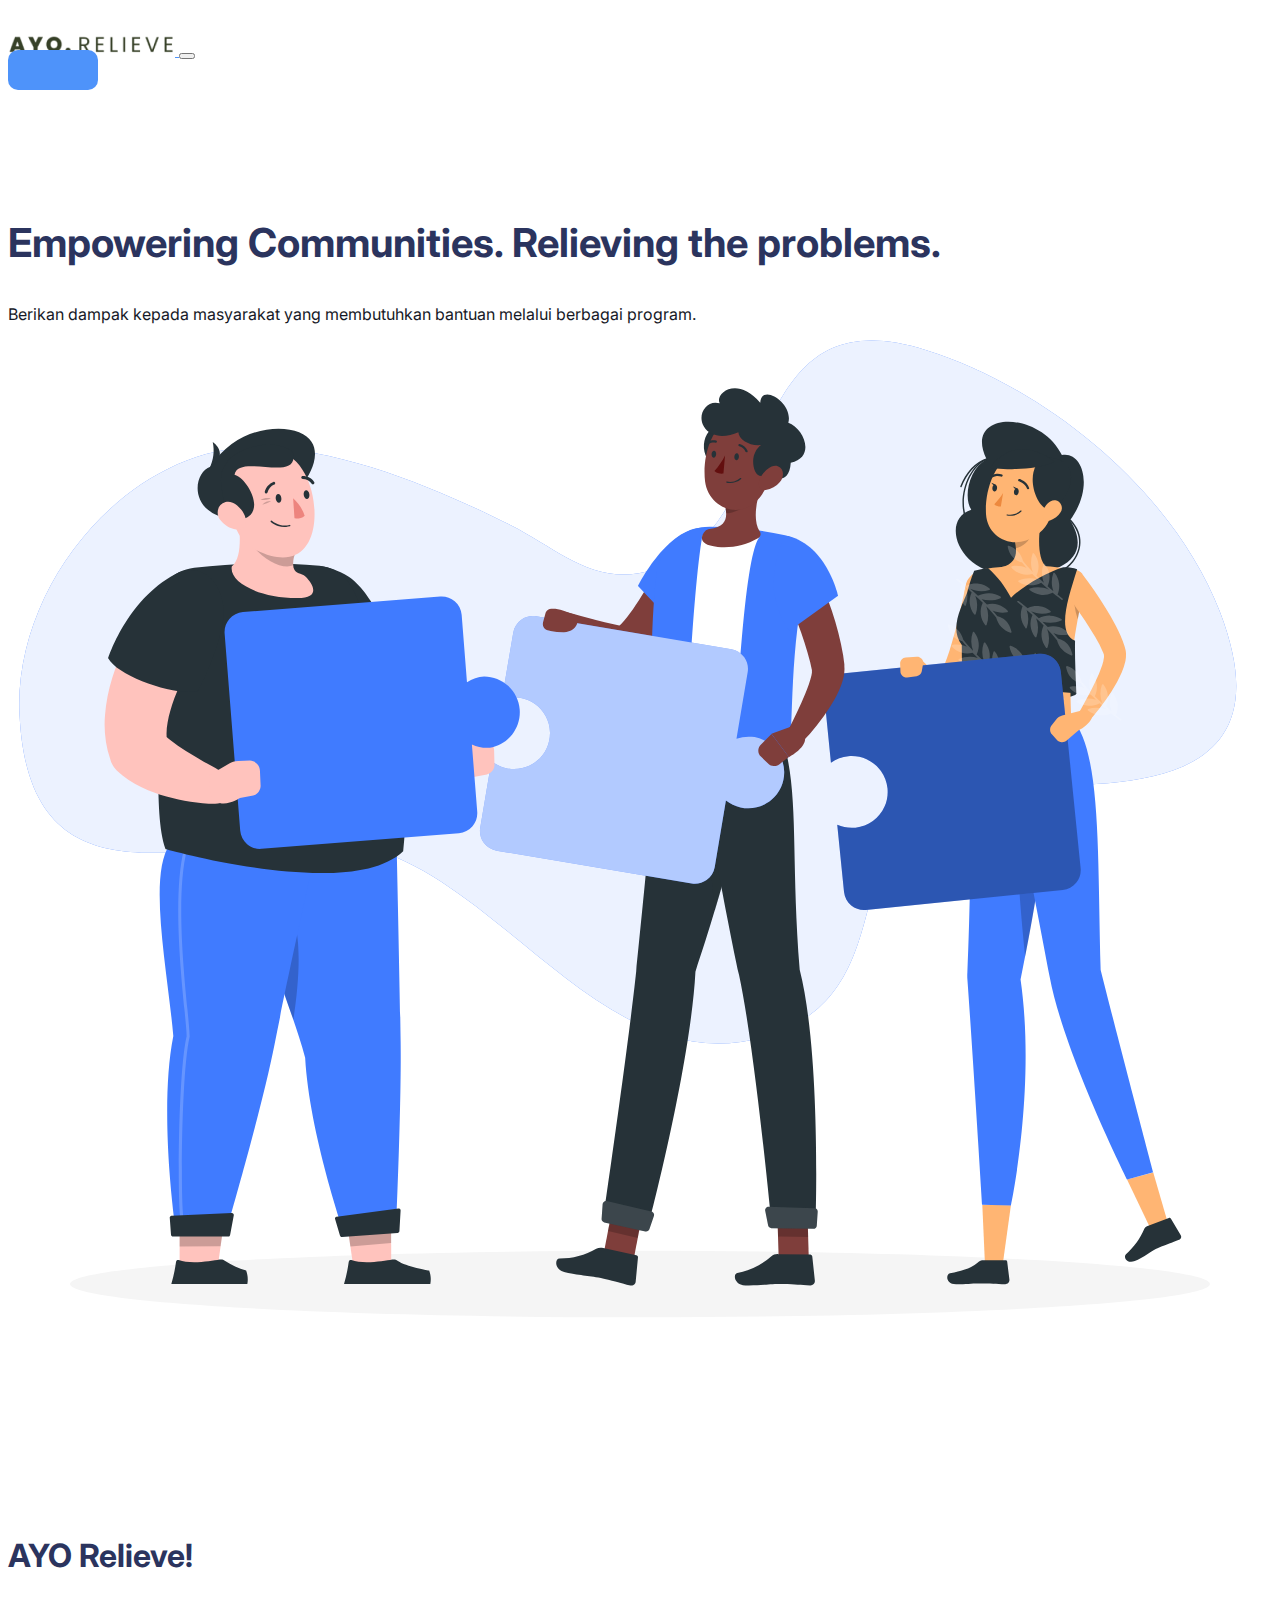
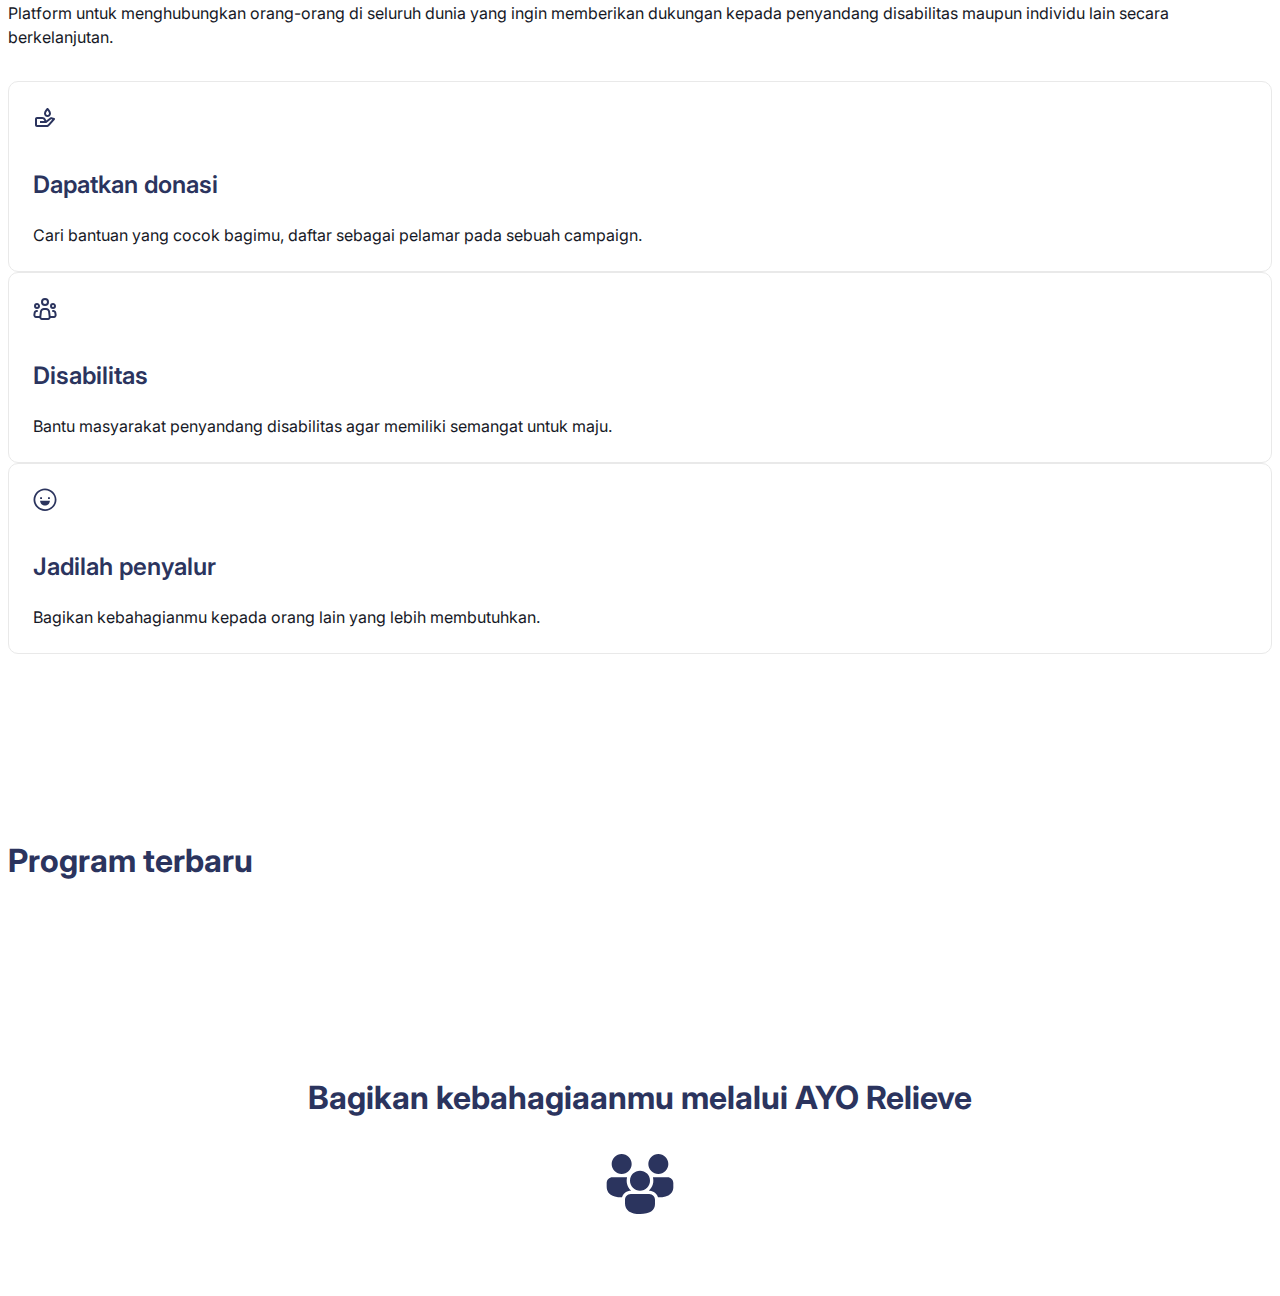
<file: index.html>
<!DOCTYPE html>
<html lang="en">

<head>
    <meta charset="UTF-8">
    <meta http-equiv="X-UA-Compatible" content="IE=edge">
    <meta name="viewport" content="width=device-width, initial-scale=1.0">
    <title>AYO Relieve</title>
    <link rel="shortcut icon" href="assets/img/favicon.png" type="image/png">
    <link href="https://cdn.jsdelivr.net/npm/bootstrap@5.0.2/dist/css/bootstrap.min.css" rel="stylesheet"
        integrity="sha384-EVSTQN3/azprG1Anm3QDgpJLIm9Nao0Yz1ztcQTwFspd3yD65VohhpuuCOmLASjC" crossorigin="anonymous">
    <link rel="stylesheet" href="assets/css/style.css">
</head>

<body>
    <nav class="navbar navbar-expand-md navbar-light bg-transparent">
        <div class="container">
            <a class="navbar-brand" href="index.html">
                <img src="assets/img/logo-navbar.png" alt="">
            </a>
            <button class="navbar-toggler" type="button" data-bs-toggle="collapse"
                data-bs-target="#navbarSupportedContent" aria-controls="navbarSupportedContent" aria-expanded="false"
                aria-label="Toggle navigation">
                <span class="navbar-toggler-icon"></span>
            </button>
            <div class="collapse navbar-collapse" id="navbarSupportedContent">
                <div class="ms-auto d-flex collapse-padding">
                    <a href="auth.html" id="btn-login" class="btn btn-primary ms-3">Login</a>
                    
                    <div id="user" class="dropdown">

                    </div>
                </div>
            </div>
        </div>
    </nav>

    <div id="hero" class="section-padding">
        <div class="container">
            <div class="row align-items-center">
                <div class="col-md-6">
                    <h1 class="mb-3">Empowering Communities. Relieving the problems.</h1>
                    <p>Berikan dampak kepada masyarakat yang membutuhkan bantuan melalui berbagai program.</p>
                </div>
                <div class="col-md-6">
                    <img class="illustration" src="assets/img/hero.svg" alt="">
                </div>
            </div>
        </div>
    </div>

    <div id="intro" class="section-padding">
        <div class="container">
            <div class="section-title">
                <h2>AYO Relieve!</h2>
                <p>Platform untuk menghubungkan orang-orang di seluruh dunia yang ingin memberikan dukungan kepada
                    penyandang disabilitas maupun individu lain secara berkelanjutan.</p>
            </div>
            <div class="row">
                <div class="col-md-4 mb-4">
                    <div class="box-intro">
                        <img src="assets/img/icon-donate.svg" alt="">
                        <h3>Dapatkan donasi</h3>
                        <p>Cari bantuan yang cocok bagimu, daftar sebagai pelamar pada sebuah campaign.</p>
                    </div>
                </div>
                <div class="col-md-4 mb-4">
                    <div class="box-intro">
                        <img src="assets/img/icon-people.svg" alt="">
                        <h3>Disabilitas</h3>
                        <p>Bantu masyarakat penyandang disabilitas agar memiliki semangat untuk maju.</p>
                    </div>
                </div>
                <div class="col-md-4 mb-4">
                    <div class="box-intro">
                        <img src="assets/img/icon-smile.svg" alt="">
                        <h3>Jadilah penyalur</h3>
                        <p>Bagikan kebahagianmu kepada orang lain yang lebih membutuhkan.</p>
                    </div>
                </div>
            </div>
        </div>
    </div>

    <div id="campaign" class="section-padding">
        <div class="container">
            <h2 class="section-title">Program terbaru</h2>
            <div id="list-campaigns" class="row">
            </div>
        </div>
    </div>

    <footer>
        <div class="container">
            <h2 class="mb-3">Bagikan kebahagiaanmu melalui AYO Relieve</h2>
            <img src="assets/img/icon-organization.svg" alt="">
        </div>
    </footer>

    <script src="assets/js/main.js"></script>
    <script src="assets/js/data.js"></script>
    <script src="https://cdn.jsdelivr.net/npm/bootstrap@5.0.2/dist/js/bootstrap.bundle.min.js"
        integrity="sha384-MrcW6ZMFYlzcLA8Nl+NtUVF0sA7MsXsP1UyJoMp4YLEuNSfAP+JcXn/tWtIaxVXM"
        crossorigin="anonymous"></script>
</body>

</html>
</file>
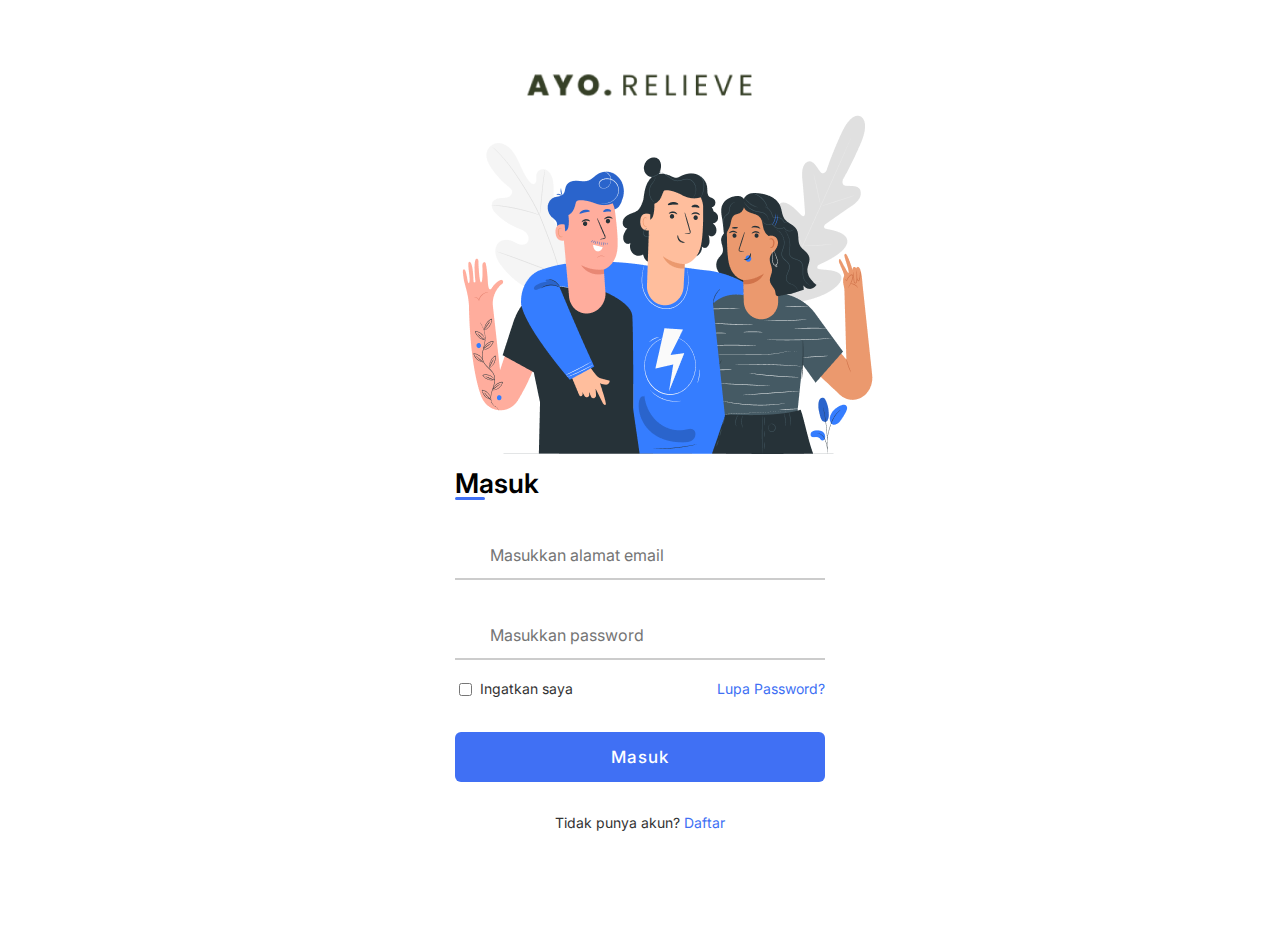
<file: auth.html>
<!DOCTYPE html>
<html lang="en">

<head>
    <meta charset="UTF-8">
    <meta http-equiv="X-UA-Compatible" content="IE=edge">
    <meta name="viewport" content="width=device-width, initial-scale=1.0">
    <title>AYO RELIEVE</title>
    <link rel="shortcut icon" href="assets/img/favicon.png" type="image/png">
    <link rel="stylesheet" href="https://unicons.iconscout.com/release/v4.0.0/css/line.css">
    <link rel="stylesheet" href="assets/css/auth.css">
</head>

<body>

    <div class="container">
        <div class="forms">
            <div class="form login">
                <div class="imgAYO"><img src="assets/img/AYO_RELIEVE.png" alt="image"></div>
                <div class="imgLogin"><img src="assets/img/Login.png" alt="image"></div>
                <span class="title">Masuk</span>

                <form action="#" id="form_Login">
                    <div class="input-field">
                        <input type="text" placeholder="Masukkan alamat email" required id="login_email">
                        <i class="uil uil-envelope icon"></i>
                    </div>
                    <div class="input-field">
                        <input type="password" class="password" placeholder="Masukkan password" required
                            id="login_password">
                        <i class="uil uil-lock icon"></i>
                        <i class="uil uil-eye-slash showHidePw"></i>
                    </div>

                    <div class="checkbox-text">
                        <div class="checkbox-content">
                            <input type="checkbox" id="logCheck">
                            <label for="logCheck" class="text">Ingatkan saya</label>
                        </div>

                        <a href="#" class="text">Lupa Password?</a>
                    </div>

                    <div class="input-field button">
                        <button id="btn-login" type="submit">Masuk</button>
                    </div>
                </form>

                <div class="login-signup">
                    <span class="text">Tidak punya akun?
                        <a href="#" class="text signup-link">Daftar</a>
                    </span>
                </div>
            </div>


            <div class="form signup">
                <div class="imgAYO"><img src="assets/img/AYO_RELIEVE.png" alt="image"></div>
                <div class="imgLogin"><img src="assets/img/Login.png" alt="image"></div>
                <span class="title">Daftar</span>

                <form action="#" id="form_signUp">
                    <div class="input-field">
                        <input type="text" placeholder="Masukkan nama lengkap" required id="signup-name">
                        <i class="uil uil-user"></i>
                    </div>
                    <div class="input-field">
                        <input type="text" placeholder="Masukkan alamat email" required id="signup-email">
                        <i class="uil uil-envelope icon"></i>
                    </div>
                    <div class="input-field">
                        <input type="text" class="telepon" placeholder="Masukkan nomor telepon" required
                            id="signup-phone">
                        <i class="uil uil-phone"></i>
                    </div>
                    <div class="input-field">
                        <input type="password" class="password" placeholder="Masukkan password" required
                            id="signup-password">
                        <i class="uil uil-lock icon"></i>
                        <i class="uil uil-eye-slash showHidePw"></i>
                    </div>

                    <div class="checkbox-text">
                        <div class="checkbox-content">
                            <input type="checkbox" id="termCon">
                            <label for="termCon" class="text">I accepted all terms and conditions</label>
                        </div>
                    </div>

                    <div class="input-field button">
                        <button id="btn-signup" type="submit">Daftarkan</button>
                    </div>
                </form>

                <div class="login-signup">
                    <span class="text">Sudah punya akun?
                        <a href="#" class="text login-link">Masuk</a>
                    </span>
                </div>
            </div>
        </div>
    </div>

    <script src="assets/js/auth.js"></script>
</body>

</html>
</file>
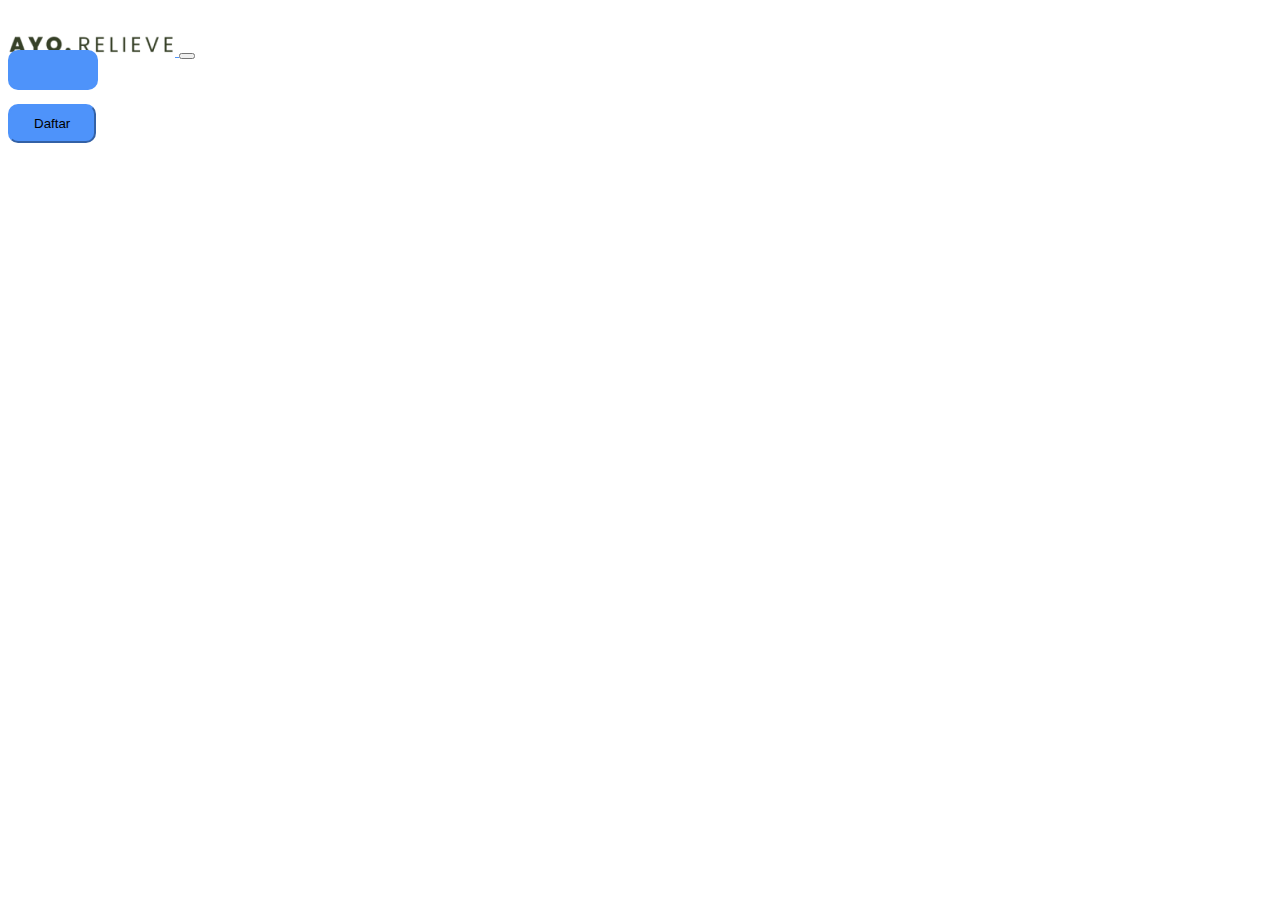
<file: detail.html>
<html lang="en">
<head>
    <meta charset="UTF-8">
    <meta http-equiv="X-UA-Compatible" content="IE=edge">
    <meta name="viewport" content="width=device-width, initial-scale=1.0">
    <title>Detail Program</title>
    <link rel="shortcut icon" href="assets/img/favicon.png" type="image/png">
    <link href="https://cdn.jsdelivr.net/npm/bootstrap@5.2.2/dist/css/bootstrap.min.css" rel="stylesheet" integrity="sha384-Zenh87qX5JnK2Jl0vWa8Ck2rdkQ2Bzep5IDxbcnCeuOxjzrPF/et3URy9Bv1WTRi" crossorigin="anonymous">
    <link rel="stylesheet" href="assets/css/style.css">
</head>

<body>

    <nav class="navbar navbar-expand-md navbar-light bg-transparent">
        <div class="container">
            <a class="navbar-brand" href="index.html">
                <img src="assets/img/logo-navbar.png" alt="">
            </a>
            <button class="navbar-toggler" type="button" data-bs-toggle="collapse"
                data-bs-target="#navbarSupportedContent" aria-controls="navbarSupportedContent" aria-expanded="false"
                aria-label="Toggle navigation">
                <span class="navbar-toggler-icon"></span>
            </button>
            <div class="collapse navbar-collapse" id="navbarSupportedContent">
                <div class="ms-auto d-flex collapse-padding">
                    <a href="auth.html" id="btn-login" class="btn btn-primary ms-3">Login</a>
                    <div id="user" class="dropdown">

                    </div>
                </div>
            </div>
        </div>
    </nav>

    <div class="container">
        <div id="detail"></div>
        <div class="d-grid gap-2">
            <button class="btn btn-primary mt-5" type="daftar" onclick="daftar()">Daftar</button>
        </div>
    </div>


    <script src="assets/js/main.js"></script>
    <script src="assets/js/detail.js"></script>
    <script src="https://cdn.jsdelivr.net/npm/bootstrap@5.2.2/dist/js/bootstrap.bundle.min.js" integrity="sha384-OERcA2EqjJCMA+/3y+gxIOqMEjwtxJY7qPCqsdltbNJuaOe923+mo//f6V8Qbsw3" crossorigin="anonymous"></script>
</body>
</html>
</file>
<file: assets/css/style.css>
@import url('https://fonts.googleapis.com/css2?family=Inter:wght@400;500;600;700&display=swap');

body {
    font-family: 'Inter', sans-serif;
}

/* Typography */
h1,
h2,
h3 {
    color: #2B345E;
}

h1 {
    font-size: 40px;
    font-weight: 700;
    line-height: 64px;
}

h2 {
    font-size: 32px;
    font-weight: 700;
}

h3 {
    font-size: 24px;
    font-weight: 600;
}

p {
    font-size: 16px;
    font-weight: 400;
    line-height: 24px;
    margin-bottom: 0;
    color: #161926;
}

a {
    color: #4E93FA;
}

a:hover {
    color: #3479df;
}

/* Components */
/* Navbar */
.navbar {
    padding: 24px 0;
}

/* Button */
.btn {
    border-radius: 10px;
    padding: 10px 24px;
}

.btn-primary {
    background-color: #4E93FA;
    border-color: #4E93FA;
}

.btn-primary:hover {
    background-color: #3479df;
    border-color: #3479df;
}

.btn-outline-primary {
    color: #4E93FA;
    border-color: #4E93FA;
}

.btn-outline-primary:hover {
    background-color: #4E93FA;
    border-color: #4E93FA;
}

/* Card */
.card {
    border-radius: 10px;
}

.card-img,
.card-img-top {
    border-radius: 10px;
}

.card-body {
    padding: 16px 18px;
}

/* Custom */
.section-padding {
    padding: 80px 0;
}

.section-title {
    margin-bottom: 32px;
}

/* Section Hero */
#hero .illustration {
    width: 100%;
}

/* Section Intro */
.box-intro {
    height: 100%;
    border: 1px solid #E9E9E9;
    border-radius: 10px;
    padding: 24px;
}

.box-intro img {
    margin-bottom: 12px;
}

/* Footer */
footer {
    padding: 60px 0;
    text-align: center;
}

/* Custom */
.center {
    display: block;
    margin-left: auto;
    margin-right: auto;
    width: 50%;
}

/* Media Query */
@media screen and (max-width:991px) {
    h1 {
        font-size: 38px;
        line-height: 50px;
    }

    h2 {
        font-size: 28px;
    }

    h3 {
        font-size: 20px;
    }
}

@media screen and (max-width:767px) {
    .navbar .collapse-padding {
        padding-top: 24px;
    }

    .navbar .collapse-padding .btn {
        width: 100%;
    }

    #hero .illustration {
        margin-top: 40px;
    }
}

@media screen and (max-width:575px) {
    .section-padding {
        padding: 40px 0;
    }

    h1 {
        font-size: 32px;
        line-height: 42px;
    }

    h2 {
        font-size: 24px;
    }
}
</file>
<file: assets/css/auth.css>
@import url('https://fonts.googleapis.com/css2?family=Inter:wght@400;600&display=swap');

* {
    margin: 0;
    padding: 0;
    box-sizing: border-box;
    font-family: 'inter', sans-serif;
}

body {
    height: 100vh;
    display: flex;
    align-items: center;
    justify-content: center;
}

.container {
    position: relative;
    max-width: 430px;
    width: 100%;
}

.container .forms {
    display: flex;
    align-items: center;
    height: 440px;
    width: 200%;
    transition: height 0.2s ease;
}


.container .form {
    width: 50%;
    padding: 30px;
    background-color: #fff;
    transition: margin-left 0.18s ease;
}

.container.active .login {
    margin-left: -50%;
    opacity: 0;
    transition: margin-left 0.18s ease, opacity 0.15s ease;
}

.container .signup {
    opacity: 0;
    transition: opacity 0.09s ease;
}

.container.active .signup {
    opacity: 1;
    transition: opacity 0.2s ease;
}

.container.active .forms {
    height: 600px;
}

.container .form .title {
    position: relative;
    font-size: 27px;
    font-weight: 600;
}

.form .title::before {
    content: '';
    position: absolute;
    left: 0;
    bottom: 0;
    height: 3px;
    width: 30px;
    background-color: #4070f4;
    border-radius: 25px;
}

.form .input-field {
    position: relative;
    height: 50px;
    width: 100%;
    margin-top: 30px;
}

.input-field input {
    position: absolute;
    height: 100%;
    width: 100%;
    padding: 0 35px;
    border: none;
    outline: none;
    font-size: 16px;
    border-bottom: 2px solid #ccc;
    border-top: 2px solid transparent;
    transition: all 0.2s ease;
}

.input-field input:is(:focus, :valid) {
    border-bottom-color: #4070f4;
}

.input-field i {
    position: absolute;
    top: 50%;
    transform: translateY(-50%);
    color: #999;
    font-size: 23px;
    transition: all 0.2s ease;
}

.input-field input:is(:focus, :valid)~i {
    color: #4070f4;
}

.input-field i.icon {
    left: 0;
}

.input-field i.showHidePw {
    right: 0;
    cursor: pointer;
    padding: 10px;
}

.form .checkbox-text {
    display: flex;
    align-items: center;
    justify-content: space-between;
    margin-top: 20px;
}

.checkbox-text .checkbox-content {
    display: flex;
    align-items: center;
}

.checkbox-content input {
    margin: 0 8px -2px 4px;
    accent-color: #4070f4;
}

.form .text {
    color: #333;
    font-size: 14px;
}

.form a.text {
    color: #4070f4;
    text-decoration: none;
}

.form a:hover {
    text-decoration: underline;
}

.form .button {
    margin-top: 35px;
}

.form .button button {
    width: 100%;
    padding: 15px;
    border: none;
    color: #fff;
    font-size: 17px;
    font-weight: 500;
    letter-spacing: 1px;
    border-radius: 6px;
    background-color: #4070f4;
    cursor: pointer;
    transition: all 0.3s ease;
}

.button button:hover {
    background-color: #265df2;
}

.form .login-signup {
    margin-top: 30px;
    text-align: center;
}

.imgAYO {
    text-align: center;
}

.imgLogin {
    text-align: center;
}
</file>
